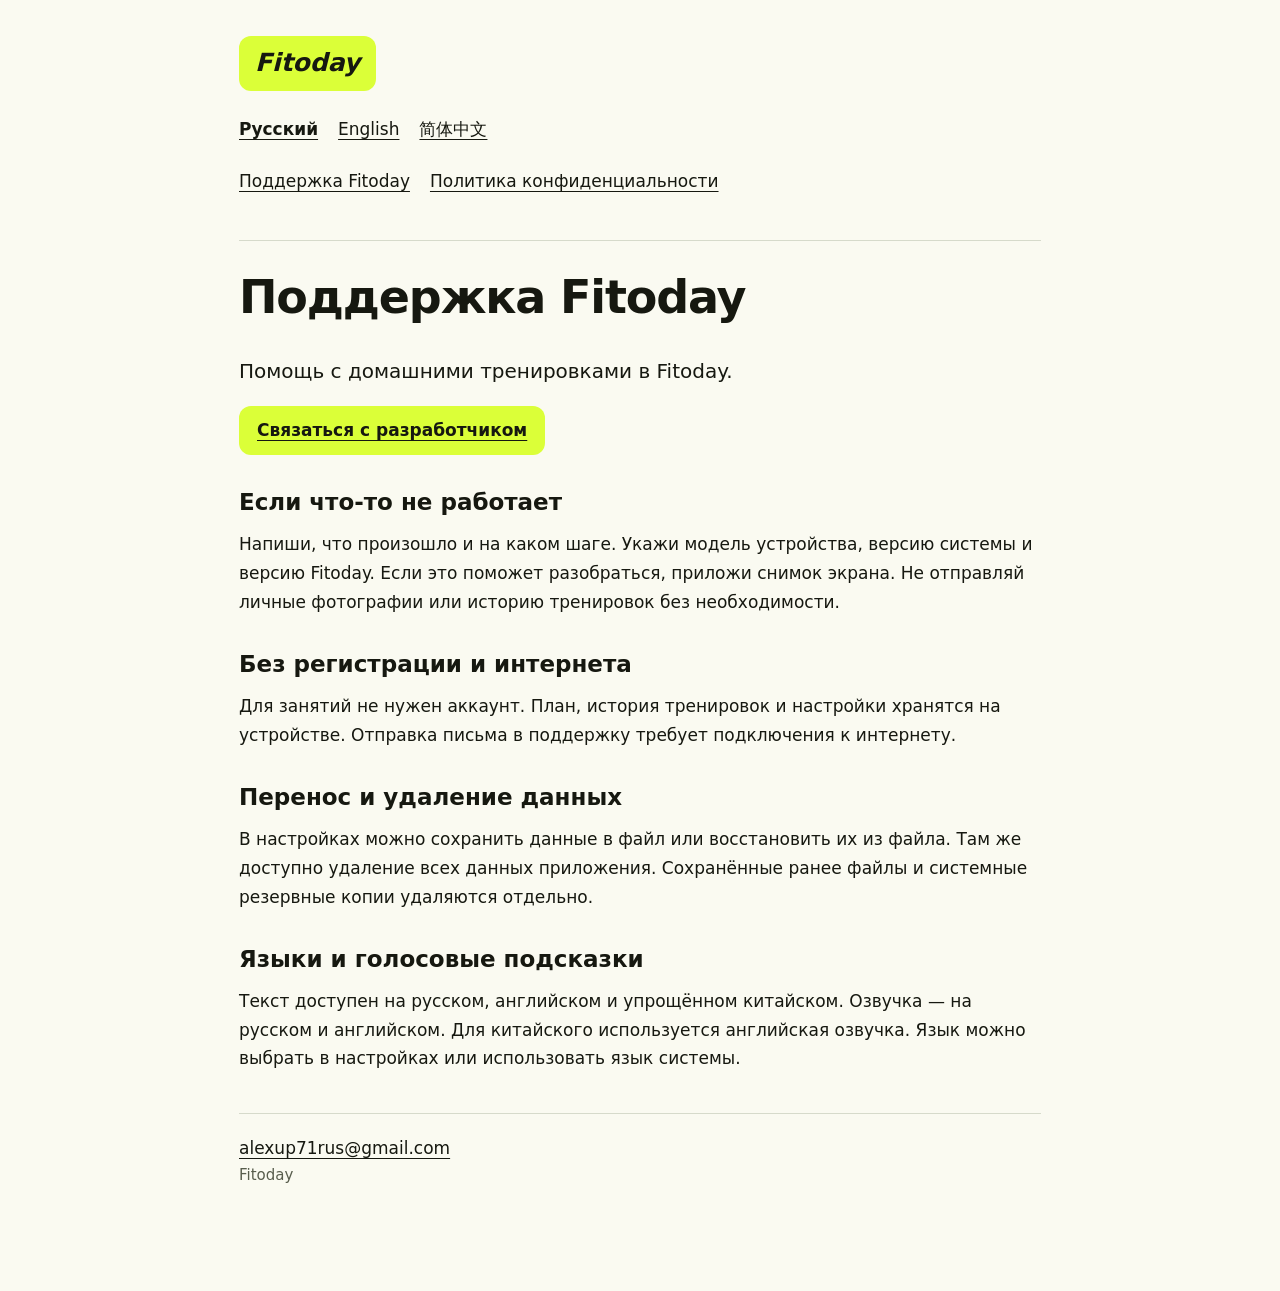
<file: index.html>
<!doctype html><html lang="ru"><head><meta charset="utf-8"><meta name="viewport" content="width=device-width,initial-scale=1"><title>Поддержка Fitoday</title><link rel="stylesheet" href="style.css"><script src="language.js?v=2"></script></head><body><main><header><a class="brand" href="support-ru.html">Fitoday</a><nav class="languages" aria-label="Language"><a href="support-ru.html?lang=ru" aria-current="page">Русский</a><a href="support-en.html?lang=en">English</a><a href="support-zh.html?lang=zh">简体中文</a></nav><nav><a href="support-ru.html">Поддержка Fitoday</a><a href="privacy-ru.html">Политика конфиденциальности</a></nav></header><h1>Поддержка Fitoday</h1><p class="lead">Помощь с домашними тренировками в Fitoday.</p><p><a class="contact" href="mailto:alexup71rus@gmail.com">Связаться с разработчиком</a></p><section><h2>Если что-то не работает</h2><p>Напиши, что произошло и на каком шаге. Укажи модель устройства, версию системы и версию Fitoday. Если это поможет разобраться, приложи снимок экрана. Не отправляй личные фотографии или историю тренировок без необходимости.</p></section><section><h2>Без регистрации и интернета</h2><p>Для занятий не нужен аккаунт. План, история тренировок и настройки хранятся на устройстве. Отправка письма в поддержку требует подключения к интернету.</p></section><section><h2>Перенос и удаление данных</h2><p>В настройках можно сохранить данные в файл или восстановить их из файла. Там же доступно удаление всех данных приложения. Сохранённые ранее файлы и системные резервные копии удаляются отдельно.</p></section><section><h2>Языки и голосовые подсказки</h2><p>Текст доступен на русском, английском и упрощённом китайском. Озвучка — на русском и английском. Для китайского используется английская озвучка. Язык можно выбрать в настройках или использовать язык системы.</p></section><footer><a href="mailto:alexup71rus@gmail.com">alexup71rus@gmail.com</a><p class="meta">Fitoday</p></footer></main></body></html>
</file>
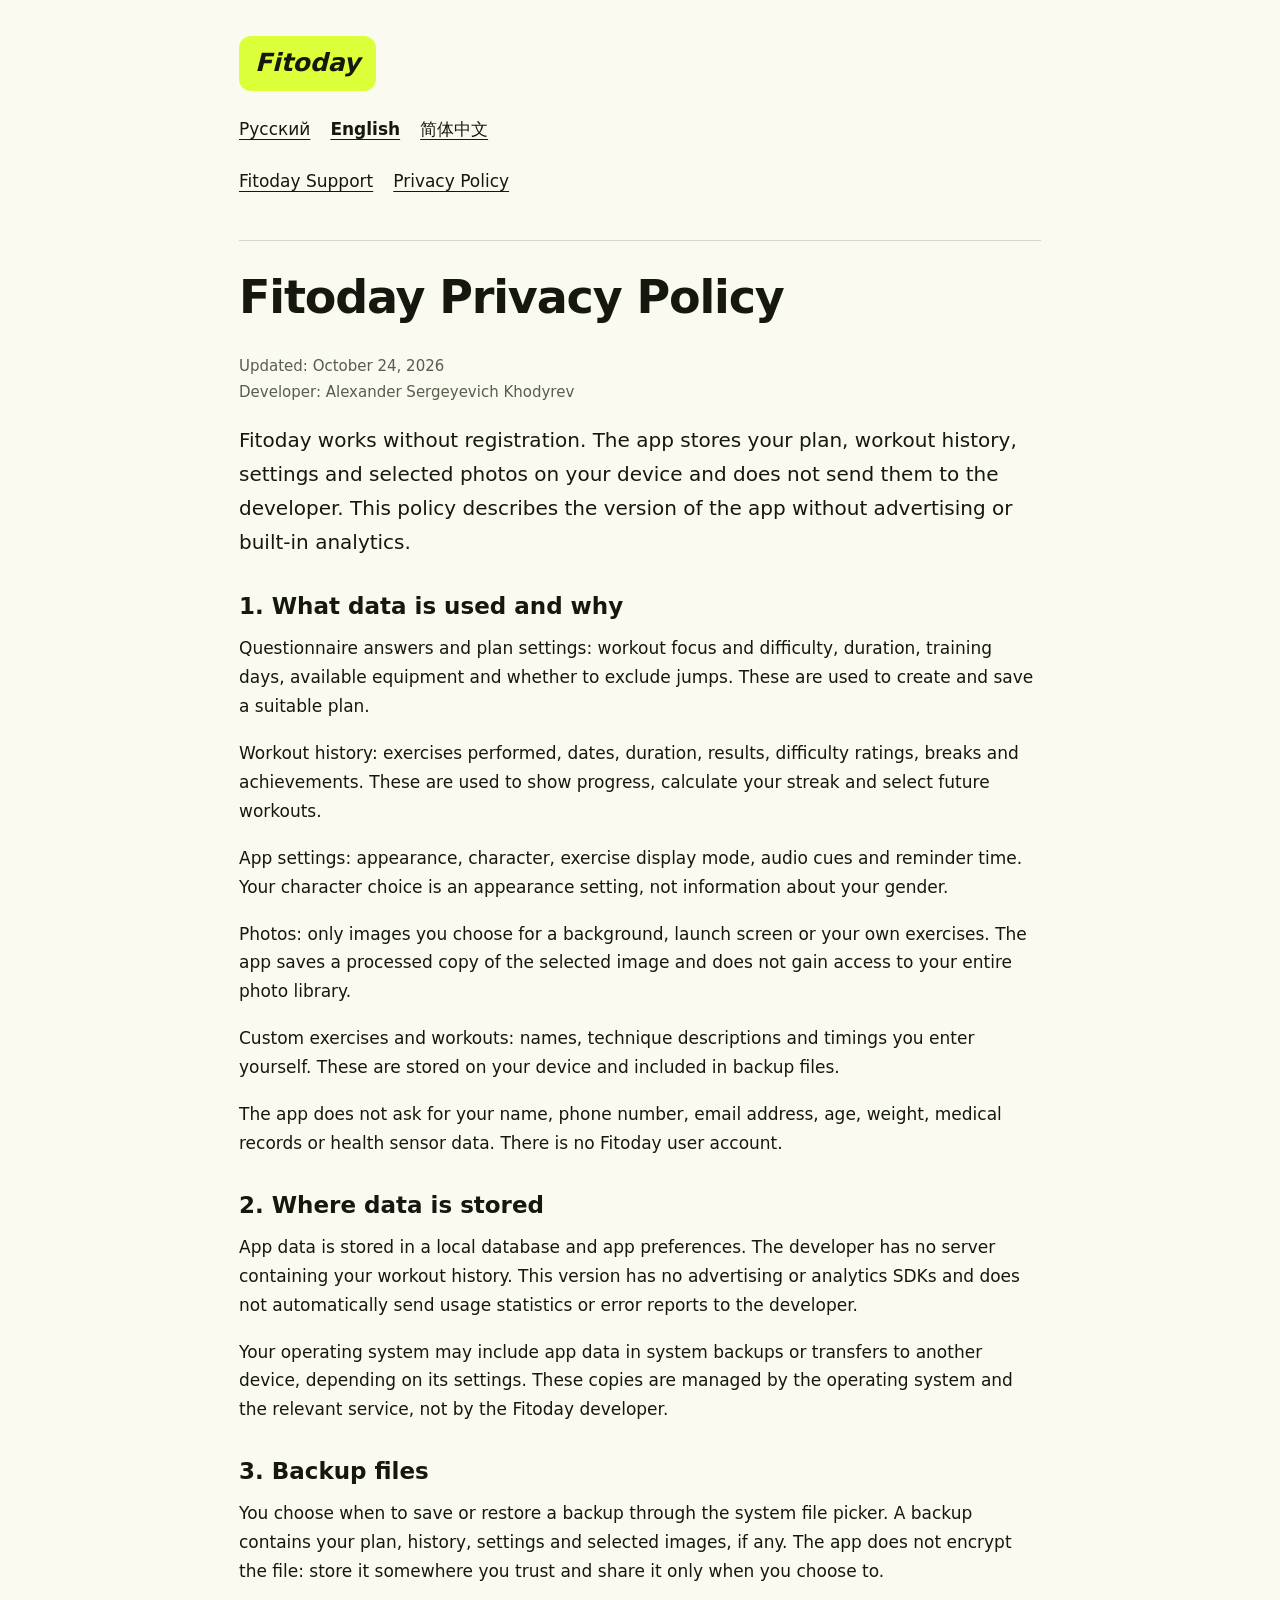
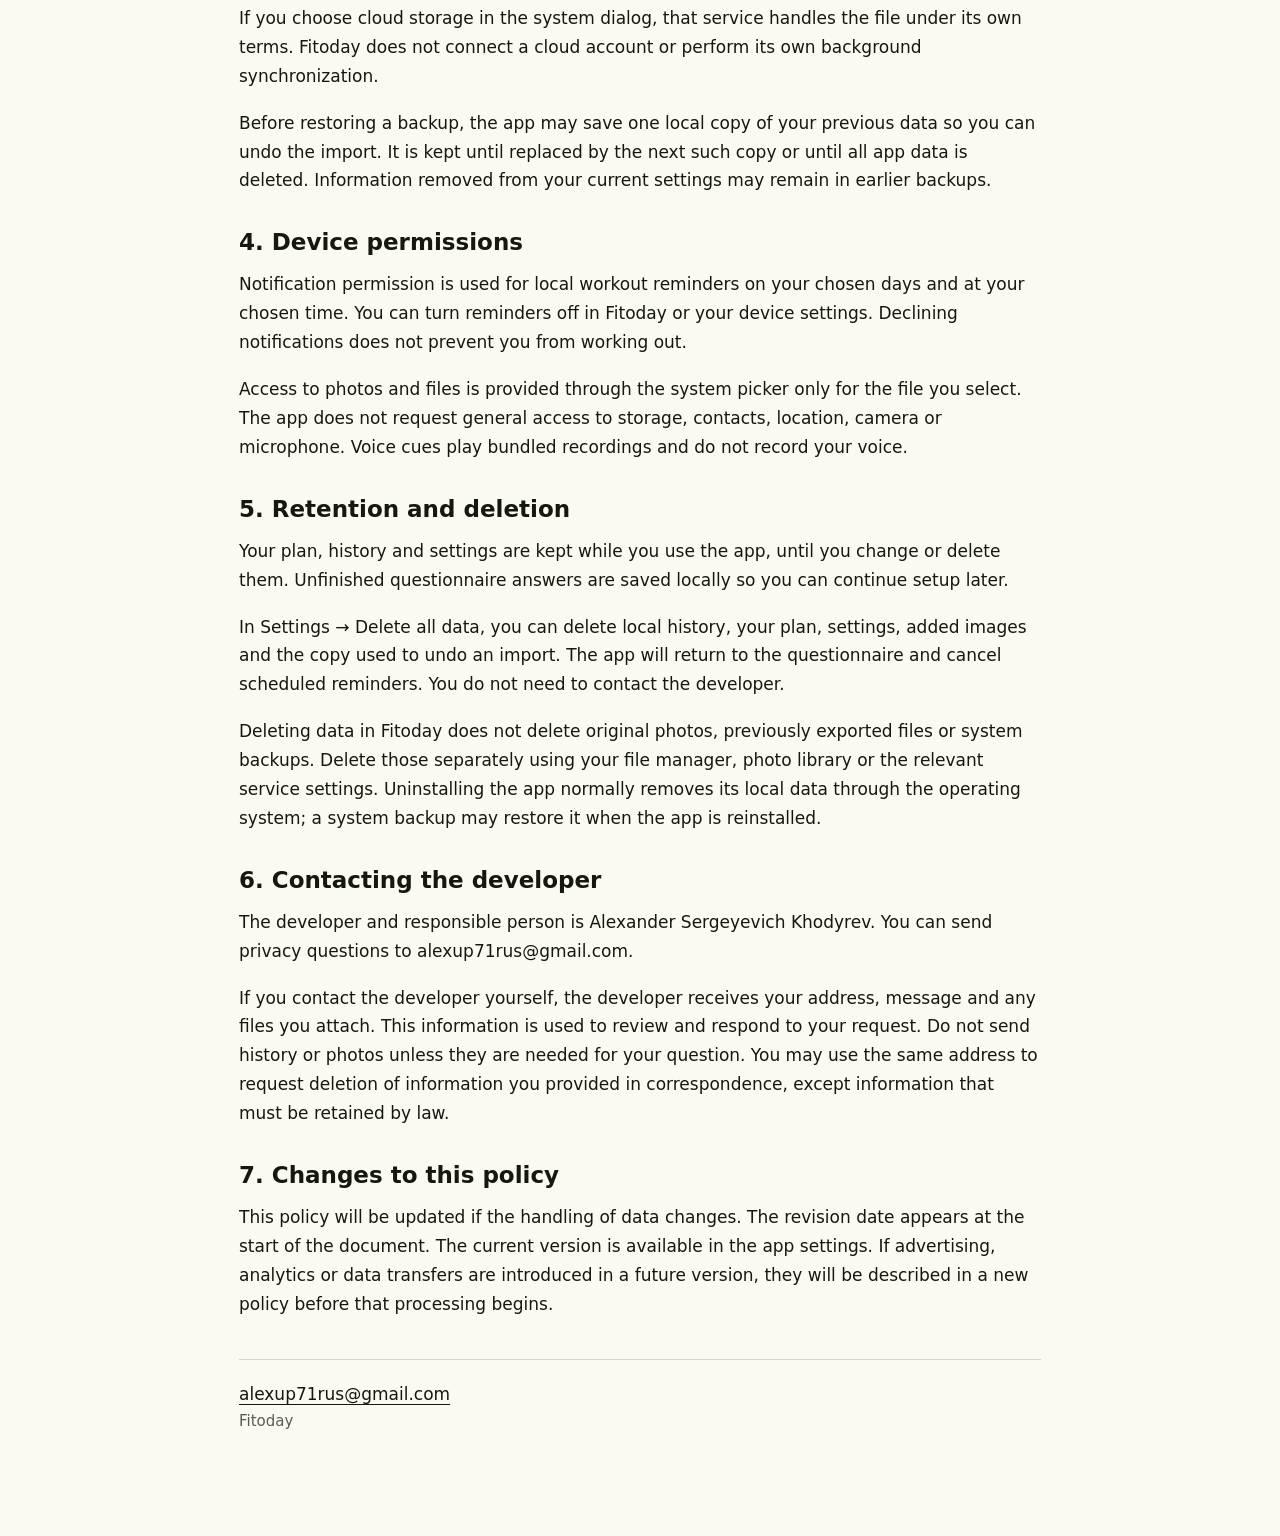
<file: privacy-en.html>
<!doctype html><html lang="en"><head><meta charset="utf-8"><meta name="viewport" content="width=device-width,initial-scale=1"><title>Fitoday Privacy Policy</title><link rel="stylesheet" href="style.css"><script src="language.js?v=2"></script></head><body><main><header><a class="brand" href="support-en.html">Fitoday</a><nav class="languages" aria-label="Language"><a href="privacy-ru.html?lang=ru">Русский</a><a href="privacy-en.html?lang=en" aria-current="page">English</a><a href="privacy-zh.html?lang=zh">简体中文</a></nav><nav><a href="support-en.html">Fitoday Support</a><a href="privacy-en.html">Privacy Policy</a></nav></header><h1>Fitoday Privacy Policy</h1><p class="meta">Updated: October 24, 2026<br>Developer: Alexander Sergeyevich Khodyrev</p><p class="lead">Fitoday works without registration. The app stores your plan, workout history, settings and selected photos on your device and does not send them to the developer. This policy describes the version of the app without advertising or built-in analytics.</p><section><h2>1. What data is used and why</h2><p>Questionnaire answers and plan settings: workout focus and difficulty, duration, training days, available equipment and whether to exclude jumps. These are used to create and save a suitable plan.</p><p>Workout history: exercises performed, dates, duration, results, difficulty ratings, breaks and achievements. These are used to show progress, calculate your streak and select future workouts.</p><p>App settings: appearance, character, exercise display mode, audio cues and reminder time. Your character choice is an appearance setting, not information about your gender.</p><p>Photos: only images you choose for a background, launch screen or your own exercises. The app saves a processed copy of the selected image and does not gain access to your entire photo library.</p><p>Custom exercises and workouts: names, technique descriptions and timings you enter yourself. These are stored on your device and included in backup files.</p><p>The app does not ask for your name, phone number, email address, age, weight, medical records or health sensor data. There is no Fitoday user account.</p></section><section><h2>2. Where data is stored</h2><p>App data is stored in a local database and app preferences. The developer has no server containing your workout history. This version has no advertising or analytics SDKs and does not automatically send usage statistics or error reports to the developer.</p><p>Your operating system may include app data in system backups or transfers to another device, depending on its settings. These copies are managed by the operating system and the relevant service, not by the Fitoday developer.</p></section><section><h2>3. Backup files</h2><p>You choose when to save or restore a backup through the system file picker. A backup contains your plan, history, settings and selected images, if any. The app does not encrypt the file: store it somewhere you trust and share it only when you choose to.</p><p>If you choose cloud storage in the system dialog, that service handles the file under its own terms. Fitoday does not connect a cloud account or perform its own background synchronization.</p><p>Before restoring a backup, the app may save one local copy of your previous data so you can undo the import. It is kept until replaced by the next such copy or until all app data is deleted. Information removed from your current settings may remain in earlier backups.</p></section><section><h2>4. Device permissions</h2><p>Notification permission is used for local workout reminders on your chosen days and at your chosen time. You can turn reminders off in Fitoday or your device settings. Declining notifications does not prevent you from working out.</p><p>Access to photos and files is provided through the system picker only for the file you select. The app does not request general access to storage, contacts, location, camera or microphone. Voice cues play bundled recordings and do not record your voice.</p></section><section><h2>5. Retention and deletion</h2><p>Your plan, history and settings are kept while you use the app, until you change or delete them. Unfinished questionnaire answers are saved locally so you can continue setup later.</p><p>In Settings → Delete all data, you can delete local history, your plan, settings, added images and the copy used to undo an import. The app will return to the questionnaire and cancel scheduled reminders. You do not need to contact the developer.</p><p>Deleting data in Fitoday does not delete original photos, previously exported files or system backups. Delete those separately using your file manager, photo library or the relevant service settings. Uninstalling the app normally removes its local data through the operating system; a system backup may restore it when the app is reinstalled.</p></section><section><h2>6. Contacting the developer</h2><p>The developer and responsible person is Alexander Sergeyevich Khodyrev. You can send privacy questions to alexup71rus@gmail.com.</p><p>If you contact the developer yourself, the developer receives your address, message and any files you attach. This information is used to review and respond to your request. Do not send history or photos unless they are needed for your question. You may use the same address to request deletion of information you provided in correspondence, except information that must be retained by law.</p></section><section><h2>7. Changes to this policy</h2><p>This policy will be updated if the handling of data changes. The revision date appears at the start of the document. The current version is available in the app settings. If advertising, analytics or data transfers are introduced in a future version, they will be described in a new policy before that processing begins.</p></section><footer><a href="mailto:alexup71rus@gmail.com">alexup71rus@gmail.com</a><p class="meta">Fitoday</p></footer></main></body></html>
</file>
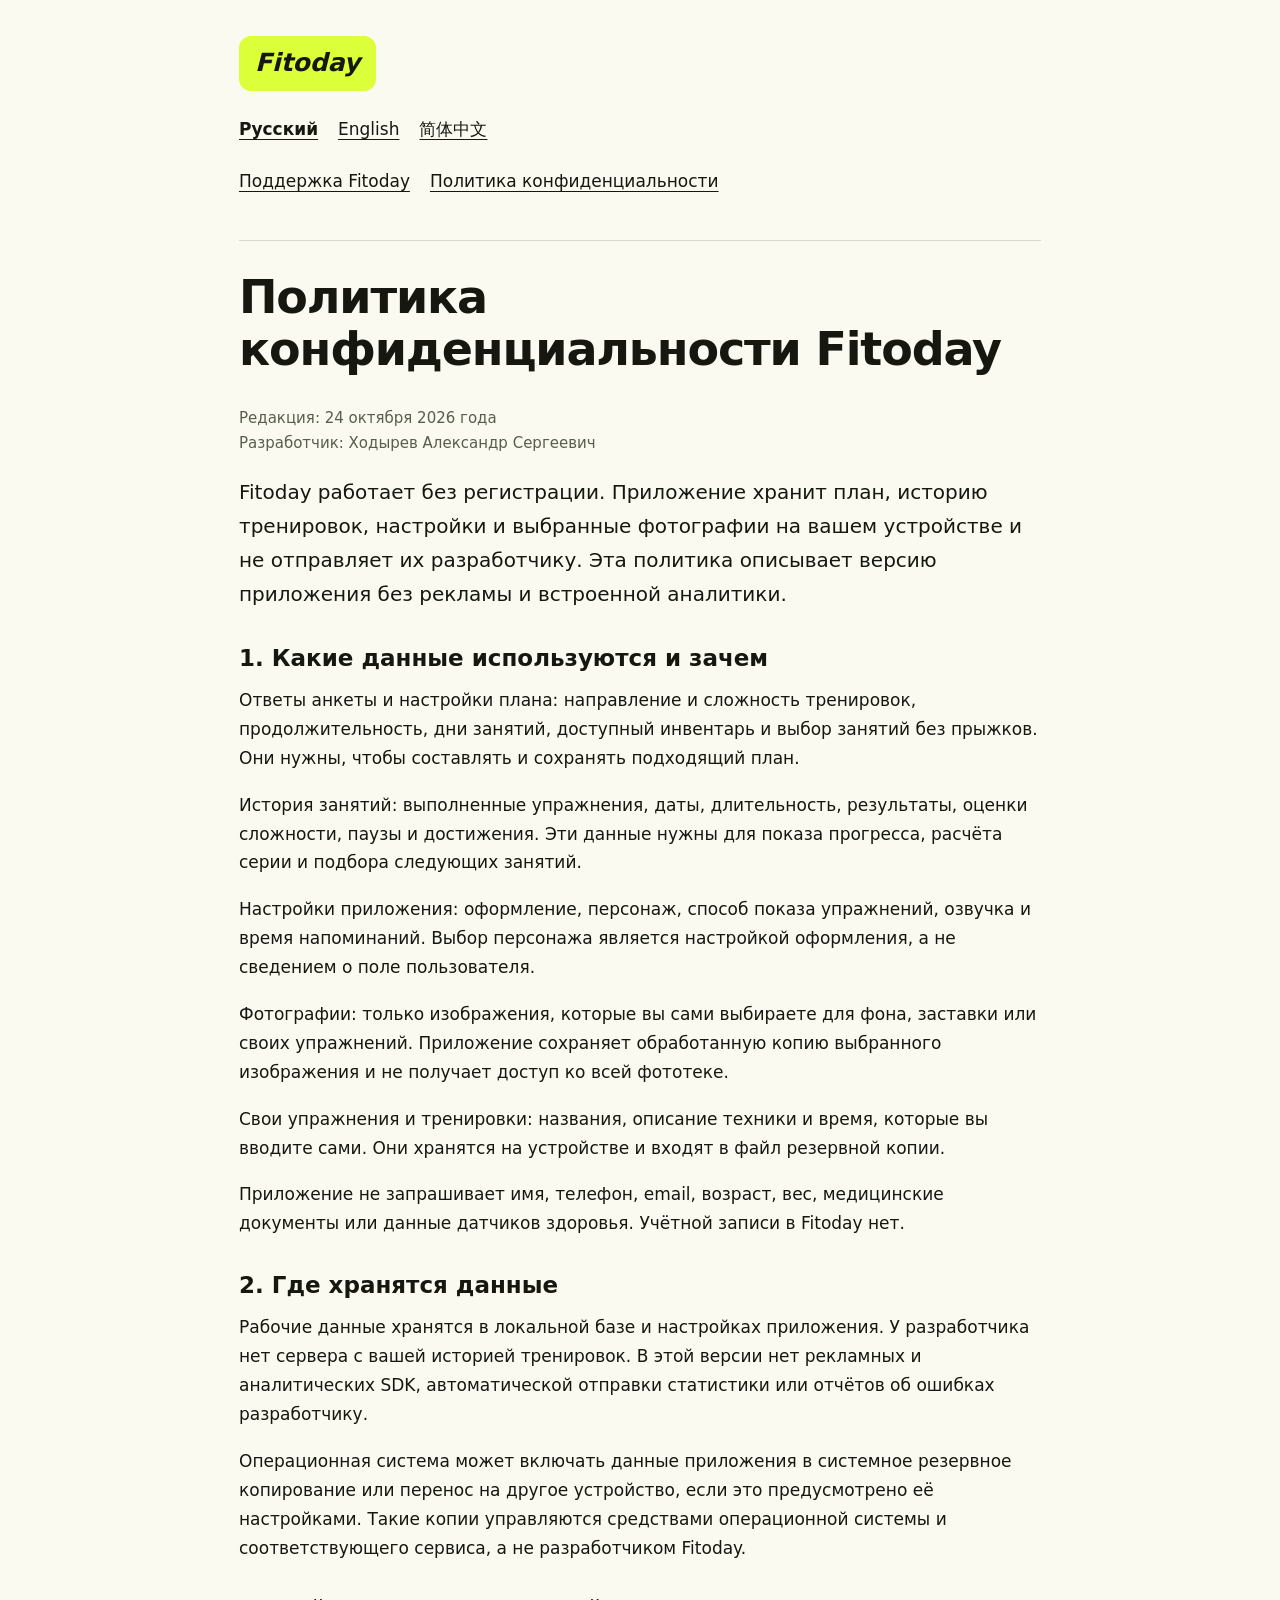
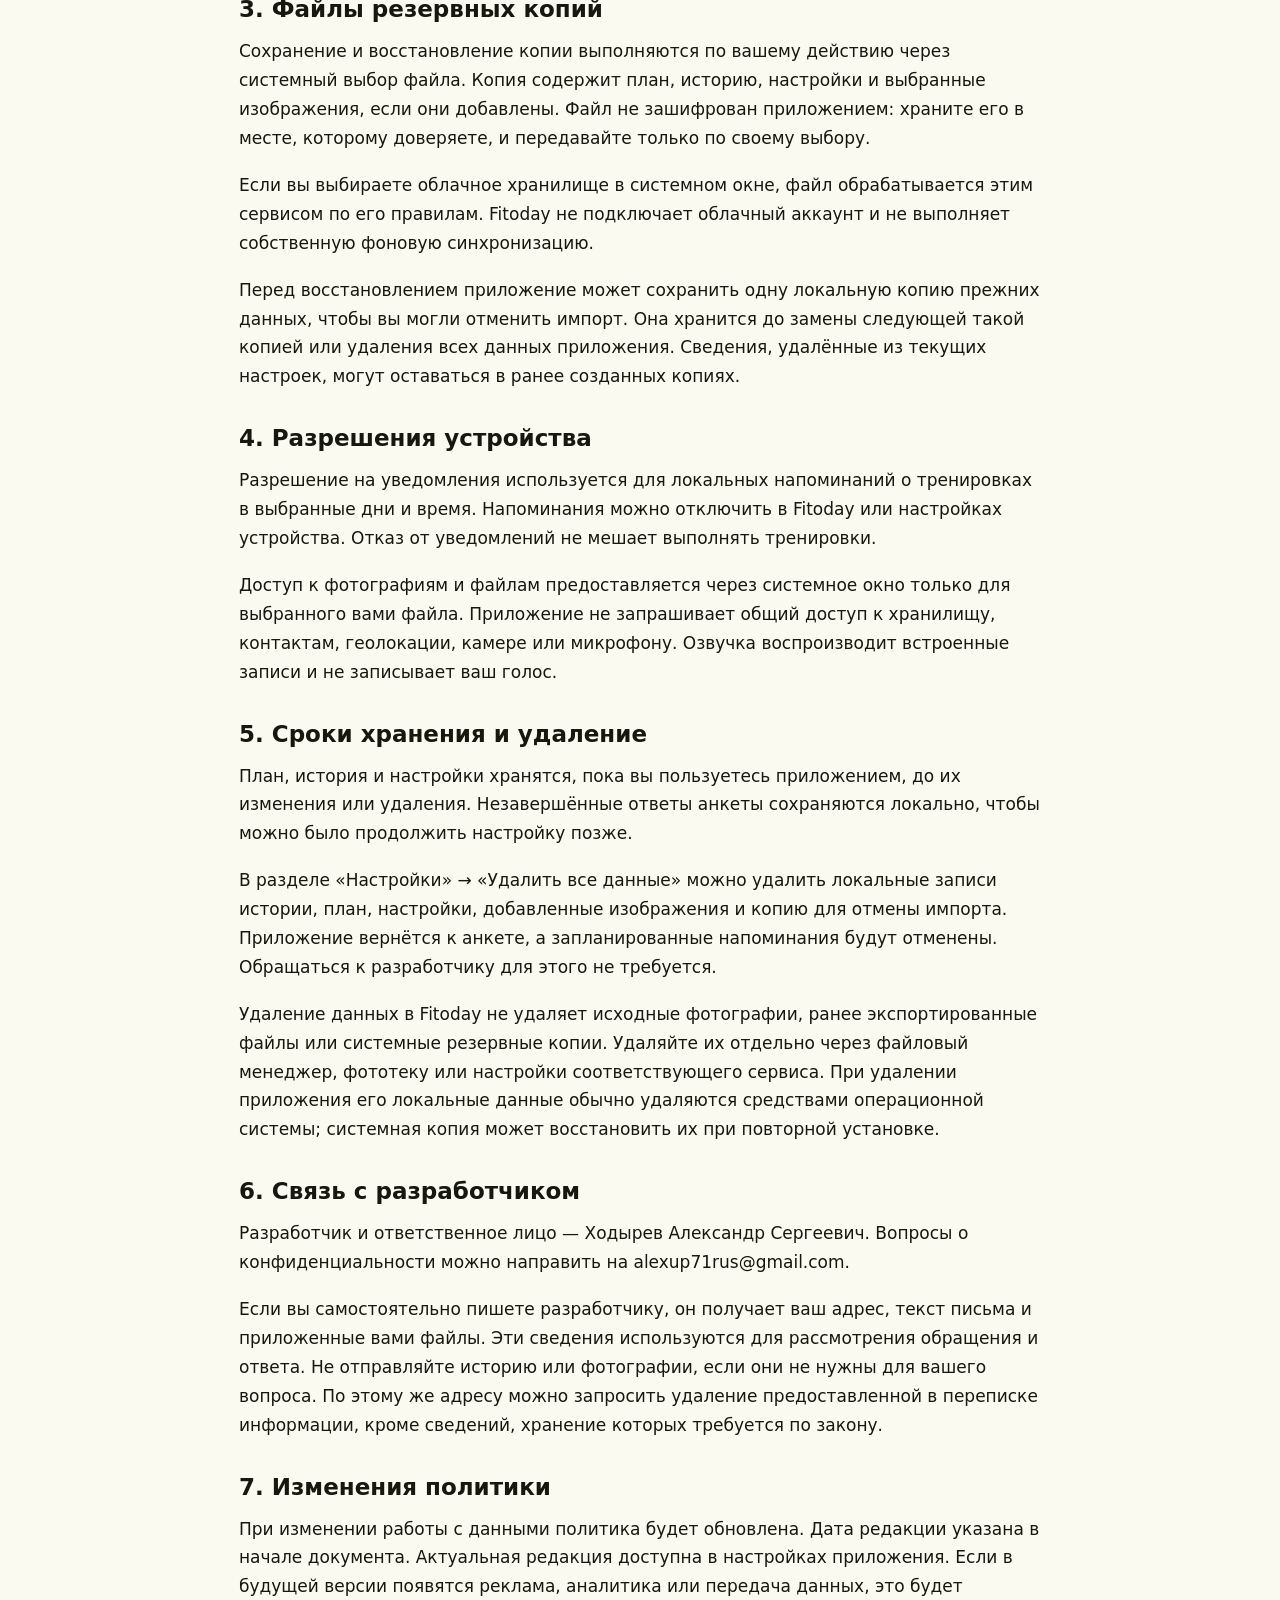
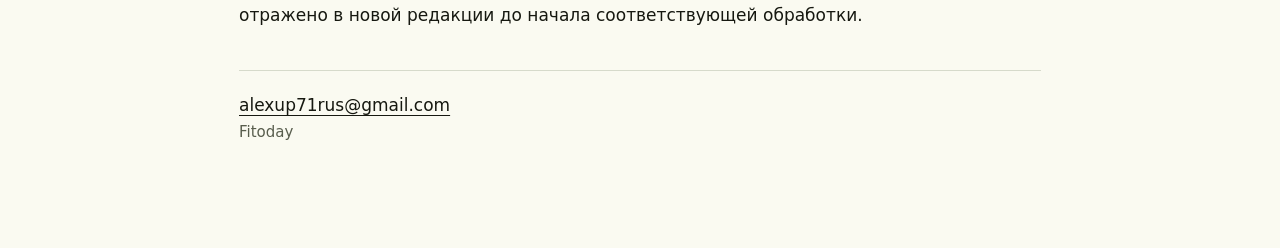
<file: privacy-ru.html>
<!doctype html><html lang="ru"><head><meta charset="utf-8"><meta name="viewport" content="width=device-width,initial-scale=1"><title>Политика конфиденциальности Fitoday</title><link rel="stylesheet" href="style.css"><script src="language.js?v=2"></script></head><body><main><header><a class="brand" href="support-ru.html">Fitoday</a><nav class="languages" aria-label="Language"><a href="privacy-ru.html?lang=ru" aria-current="page">Русский</a><a href="privacy-en.html?lang=en">English</a><a href="privacy-zh.html?lang=zh">简体中文</a></nav><nav><a href="support-ru.html">Поддержка Fitoday</a><a href="privacy-ru.html">Политика конфиденциальности</a></nav></header><h1>Политика конфиденциальности Fitoday</h1><p class="meta">Редакция: 24 октября 2026 года<br>Разработчик: Ходырев Александр Сергеевич</p><p class="lead">Fitoday работает без регистрации. Приложение хранит план, историю тренировок, настройки и выбранные фотографии на вашем устройстве и не отправляет их разработчику. Эта политика описывает версию приложения без рекламы и встроенной аналитики.</p><section><h2>1. Какие данные используются и зачем</h2><p>Ответы анкеты и настройки плана: направление и сложность тренировок, продолжительность, дни занятий, доступный инвентарь и выбор занятий без прыжков. Они нужны, чтобы составлять и сохранять подходящий план.</p><p>История занятий: выполненные упражнения, даты, длительность, результаты, оценки сложности, паузы и достижения. Эти данные нужны для показа прогресса, расчёта серии и подбора следующих занятий.</p><p>Настройки приложения: оформление, персонаж, способ показа упражнений, озвучка и время напоминаний. Выбор персонажа является настройкой оформления, а не сведением о поле пользователя.</p><p>Фотографии: только изображения, которые вы сами выбираете для фона, заставки или своих упражнений. Приложение сохраняет обработанную копию выбранного изображения и не получает доступ ко всей фототеке.</p><p>Свои упражнения и тренировки: названия, описание техники и время, которые вы вводите сами. Они хранятся на устройстве и входят в файл резервной копии.</p><p>Приложение не запрашивает имя, телефон, email, возраст, вес, медицинские документы или данные датчиков здоровья. Учётной записи в Fitoday нет.</p></section><section><h2>2. Где хранятся данные</h2><p>Рабочие данные хранятся в локальной базе и настройках приложения. У разработчика нет сервера с вашей историей тренировок. В этой версии нет рекламных и аналитических SDK, автоматической отправки статистики или отчётов об ошибках разработчику.</p><p>Операционная система может включать данные приложения в системное резервное копирование или перенос на другое устройство, если это предусмотрено её настройками. Такие копии управляются средствами операционной системы и соответствующего сервиса, а не разработчиком Fitoday.</p></section><section><h2>3. Файлы резервных копий</h2><p>Сохранение и восстановление копии выполняются по вашему действию через системный выбор файла. Копия содержит план, историю, настройки и выбранные изображения, если они добавлены. Файл не зашифрован приложением: храните его в месте, которому доверяете, и передавайте только по своему выбору.</p><p>Если вы выбираете облачное хранилище в системном окне, файл обрабатывается этим сервисом по его правилам. Fitoday не подключает облачный аккаунт и не выполняет собственную фоновую синхронизацию.</p><p>Перед восстановлением приложение может сохранить одну локальную копию прежних данных, чтобы вы могли отменить импорт. Она хранится до замены следующей такой копией или удаления всех данных приложения. Сведения, удалённые из текущих настроек, могут оставаться в ранее созданных копиях.</p></section><section><h2>4. Разрешения устройства</h2><p>Разрешение на уведомления используется для локальных напоминаний о тренировках в выбранные дни и время. Напоминания можно отключить в Fitoday или настройках устройства. Отказ от уведомлений не мешает выполнять тренировки.</p><p>Доступ к фотографиям и файлам предоставляется через системное окно только для выбранного вами файла. Приложение не запрашивает общий доступ к хранилищу, контактам, геолокации, камере или микрофону. Озвучка воспроизводит встроенные записи и не записывает ваш голос.</p></section><section><h2>5. Сроки хранения и удаление</h2><p>План, история и настройки хранятся, пока вы пользуетесь приложением, до их изменения или удаления. Незавершённые ответы анкеты сохраняются локально, чтобы можно было продолжить настройку позже.</p><p>В разделе «Настройки» → «Удалить все данные» можно удалить локальные записи истории, план, настройки, добавленные изображения и копию для отмены импорта. Приложение вернётся к анкете, а запланированные напоминания будут отменены. Обращаться к разработчику для этого не требуется.</p><p>Удаление данных в Fitoday не удаляет исходные фотографии, ранее экспортированные файлы или системные резервные копии. Удаляйте их отдельно через файловый менеджер, фототеку или настройки соответствующего сервиса. При удалении приложения его локальные данные обычно удаляются средствами операционной системы; системная копия может восстановить их при повторной установке.</p></section><section><h2>6. Связь с разработчиком</h2><p>Разработчик и ответственное лицо — Ходырев Александр Сергеевич. Вопросы о конфиденциальности можно направить на alexup71rus@gmail.com.</p><p>Если вы самостоятельно пишете разработчику, он получает ваш адрес, текст письма и приложенные вами файлы. Эти сведения используются для рассмотрения обращения и ответа. Не отправляйте историю или фотографии, если они не нужны для вашего вопроса. По этому же адресу можно запросить удаление предоставленной в переписке информации, кроме сведений, хранение которых требуется по закону.</p></section><section><h2>7. Изменения политики</h2><p>При изменении работы с данными политика будет обновлена. Дата редакции указана в начале документа. Актуальная редакция доступна в настройках приложения. Если в будущей версии появятся реклама, аналитика или передача данных, это будет отражено в новой редакции до начала соответствующей обработки.</p></section><footer><a href="mailto:alexup71rus@gmail.com">alexup71rus@gmail.com</a><p class="meta">Fitoday</p></footer></main></body></html>
</file>
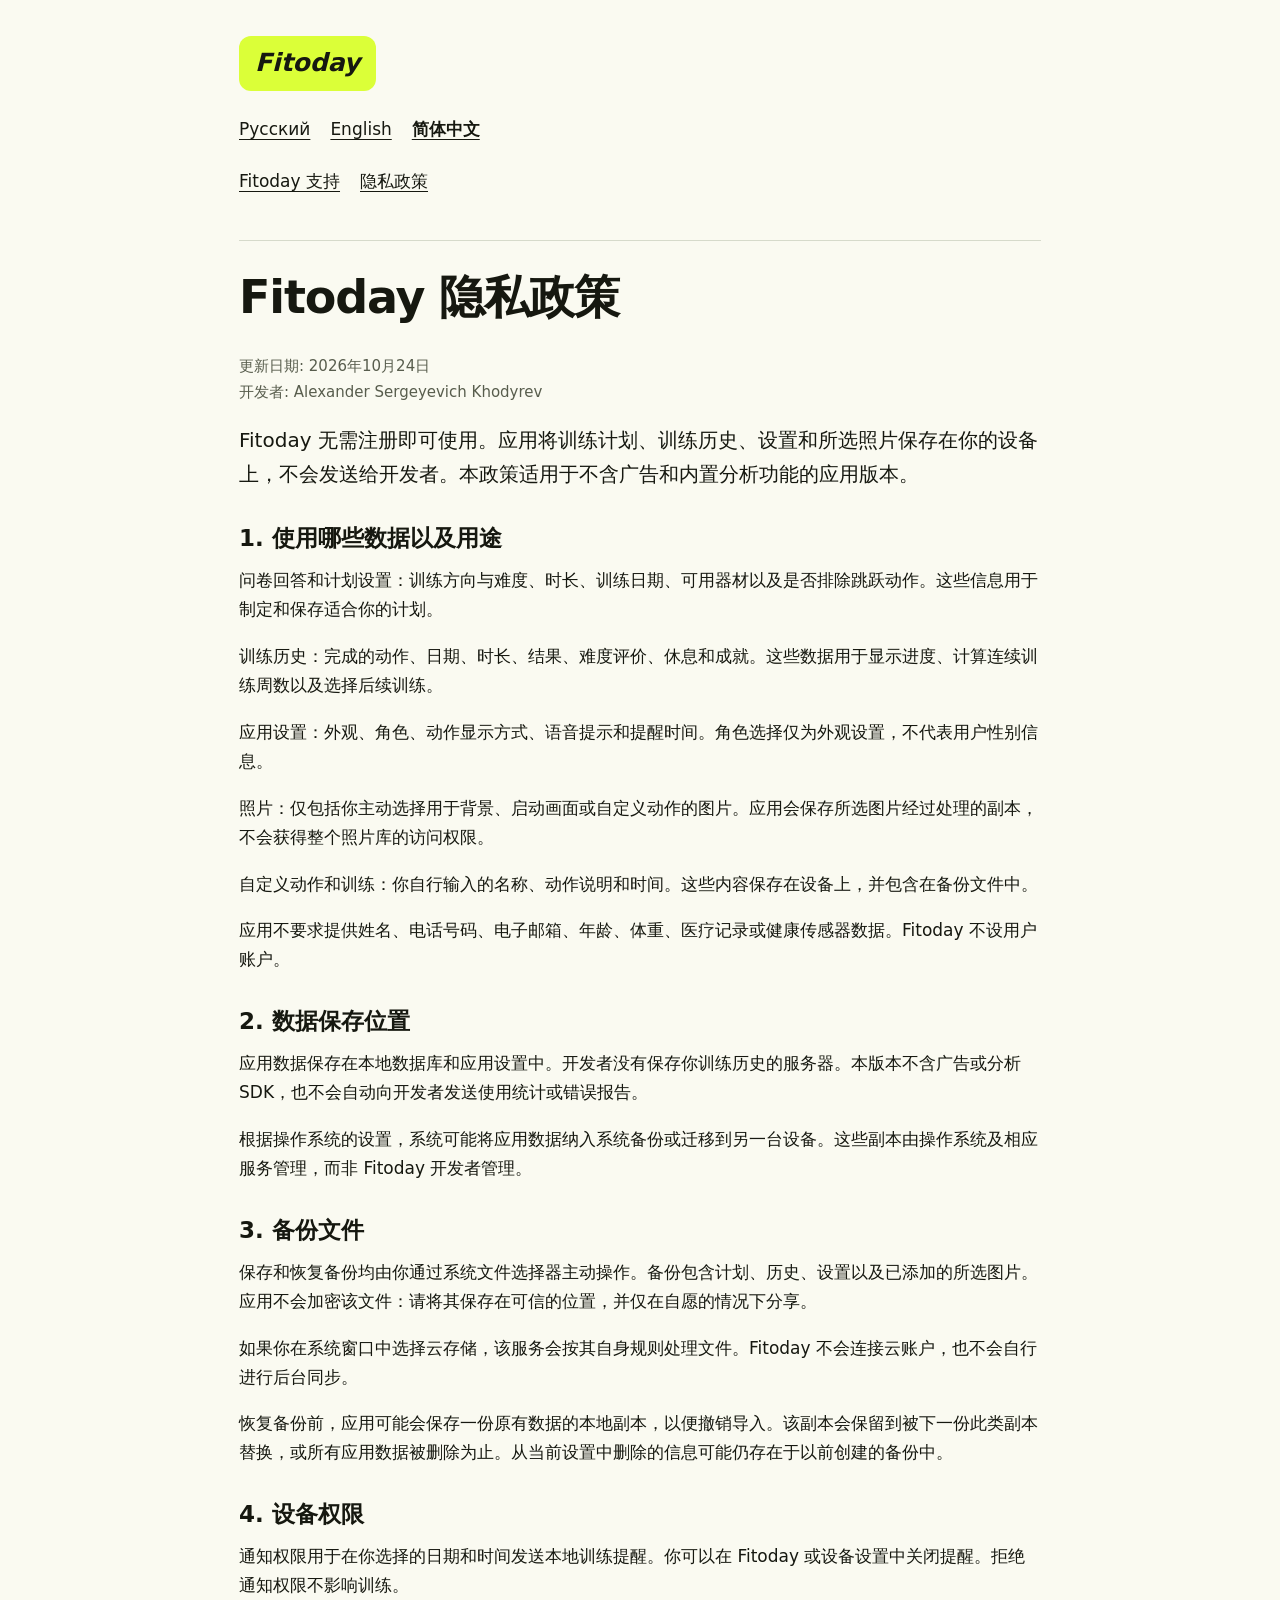
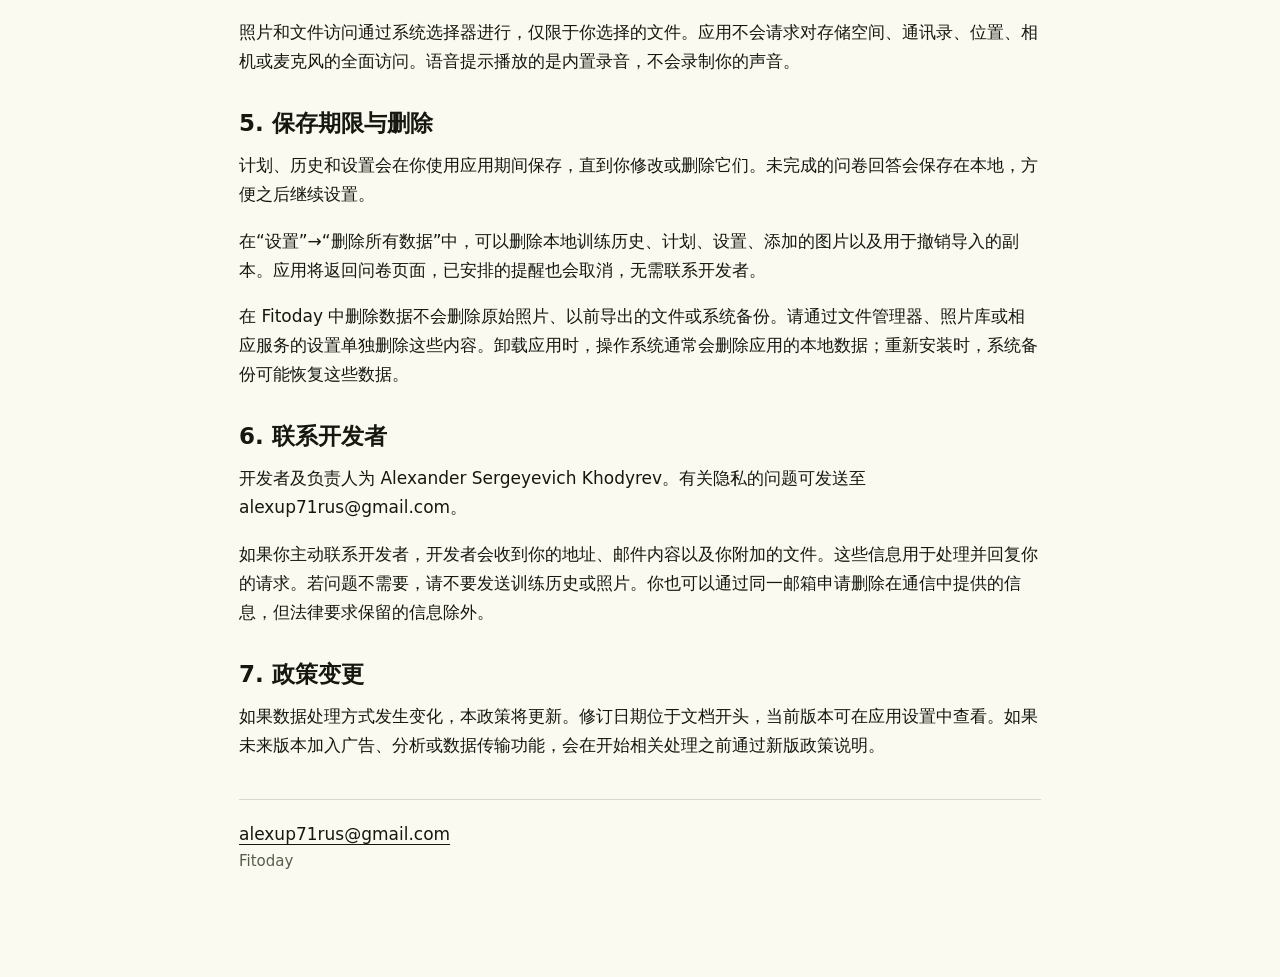
<file: privacy-zh.html>
<!doctype html><html lang="zh-Hans"><head><meta charset="utf-8"><meta name="viewport" content="width=device-width,initial-scale=1"><title>Fitoday 隐私政策</title><link rel="stylesheet" href="style.css"><script src="language.js?v=2"></script></head><body><main><header><a class="brand" href="support-zh.html">Fitoday</a><nav class="languages" aria-label="Language"><a href="privacy-ru.html?lang=ru">Русский</a><a href="privacy-en.html?lang=en">English</a><a href="privacy-zh.html?lang=zh" aria-current="page">简体中文</a></nav><nav><a href="support-zh.html">Fitoday 支持</a><a href="privacy-zh.html">隐私政策</a></nav></header><h1>Fitoday 隐私政策</h1><p class="meta">更新日期: 2026年10月24日<br>开发者: Alexander Sergeyevich Khodyrev</p><p class="lead">Fitoday 无需注册即可使用。应用将训练计划、训练历史、设置和所选照片保存在你的设备上，不会发送给开发者。本政策适用于不含广告和内置分析功能的应用版本。</p><section><h2>1. 使用哪些数据以及用途</h2><p>问卷回答和计划设置：训练方向与难度、时长、训练日期、可用器材以及是否排除跳跃动作。这些信息用于制定和保存适合你的计划。</p><p>训练历史：完成的动作、日期、时长、结果、难度评价、休息和成就。这些数据用于显示进度、计算连续训练周数以及选择后续训练。</p><p>应用设置：外观、角色、动作显示方式、语音提示和提醒时间。角色选择仅为外观设置，不代表用户性别信息。</p><p>照片：仅包括你主动选择用于背景、启动画面或自定义动作的图片。应用会保存所选图片经过处理的副本，不会获得整个照片库的访问权限。</p><p>自定义动作和训练：你自行输入的名称、动作说明和时间。这些内容保存在设备上，并包含在备份文件中。</p><p>应用不要求提供姓名、电话号码、电子邮箱、年龄、体重、医疗记录或健康传感器数据。Fitoday 不设用户账户。</p></section><section><h2>2. 数据保存位置</h2><p>应用数据保存在本地数据库和应用设置中。开发者没有保存你训练历史的服务器。本版本不含广告或分析 SDK，也不会自动向开发者发送使用统计或错误报告。</p><p>根据操作系统的设置，系统可能将应用数据纳入系统备份或迁移到另一台设备。这些副本由操作系统及相应服务管理，而非 Fitoday 开发者管理。</p></section><section><h2>3. 备份文件</h2><p>保存和恢复备份均由你通过系统文件选择器主动操作。备份包含计划、历史、设置以及已添加的所选图片。应用不会加密该文件：请将其保存在可信的位置，并仅在自愿的情况下分享。</p><p>如果你在系统窗口中选择云存储，该服务会按其自身规则处理文件。Fitoday 不会连接云账户，也不会自行进行后台同步。</p><p>恢复备份前，应用可能会保存一份原有数据的本地副本，以便撤销导入。该副本会保留到被下一份此类副本替换，或所有应用数据被删除为止。从当前设置中删除的信息可能仍存在于以前创建的备份中。</p></section><section><h2>4. 设备权限</h2><p>通知权限用于在你选择的日期和时间发送本地训练提醒。你可以在 Fitoday 或设备设置中关闭提醒。拒绝通知权限不影响训练。</p><p>照片和文件访问通过系统选择器进行，仅限于你选择的文件。应用不会请求对存储空间、通讯录、位置、相机或麦克风的全面访问。语音提示播放的是内置录音，不会录制你的声音。</p></section><section><h2>5. 保存期限与删除</h2><p>计划、历史和设置会在你使用应用期间保存，直到你修改或删除它们。未完成的问卷回答会保存在本地，方便之后继续设置。</p><p>在“设置”→“删除所有数据”中，可以删除本地训练历史、计划、设置、添加的图片以及用于撤销导入的副本。应用将返回问卷页面，已安排的提醒也会取消，无需联系开发者。</p><p>在 Fitoday 中删除数据不会删除原始照片、以前导出的文件或系统备份。请通过文件管理器、照片库或相应服务的设置单独删除这些内容。卸载应用时，操作系统通常会删除应用的本地数据；重新安装时，系统备份可能恢复这些数据。</p></section><section><h2>6. 联系开发者</h2><p>开发者及负责人为 Alexander Sergeyevich Khodyrev。有关隐私的问题可发送至 alexup71rus@gmail.com。</p><p>如果你主动联系开发者，开发者会收到你的地址、邮件内容以及你附加的文件。这些信息用于处理并回复你的请求。若问题不需要，请不要发送训练历史或照片。你也可以通过同一邮箱申请删除在通信中提供的信息，但法律要求保留的信息除外。</p></section><section><h2>7. 政策变更</h2><p>如果数据处理方式发生变化，本政策将更新。修订日期位于文档开头，当前版本可在应用设置中查看。如果未来版本加入广告、分析或数据传输功能，会在开始相关处理之前通过新版政策说明。</p></section><footer><a href="mailto:alexup71rus@gmail.com">alexup71rus@gmail.com</a><p class="meta">Fitoday</p></footer></main></body></html>
</file>
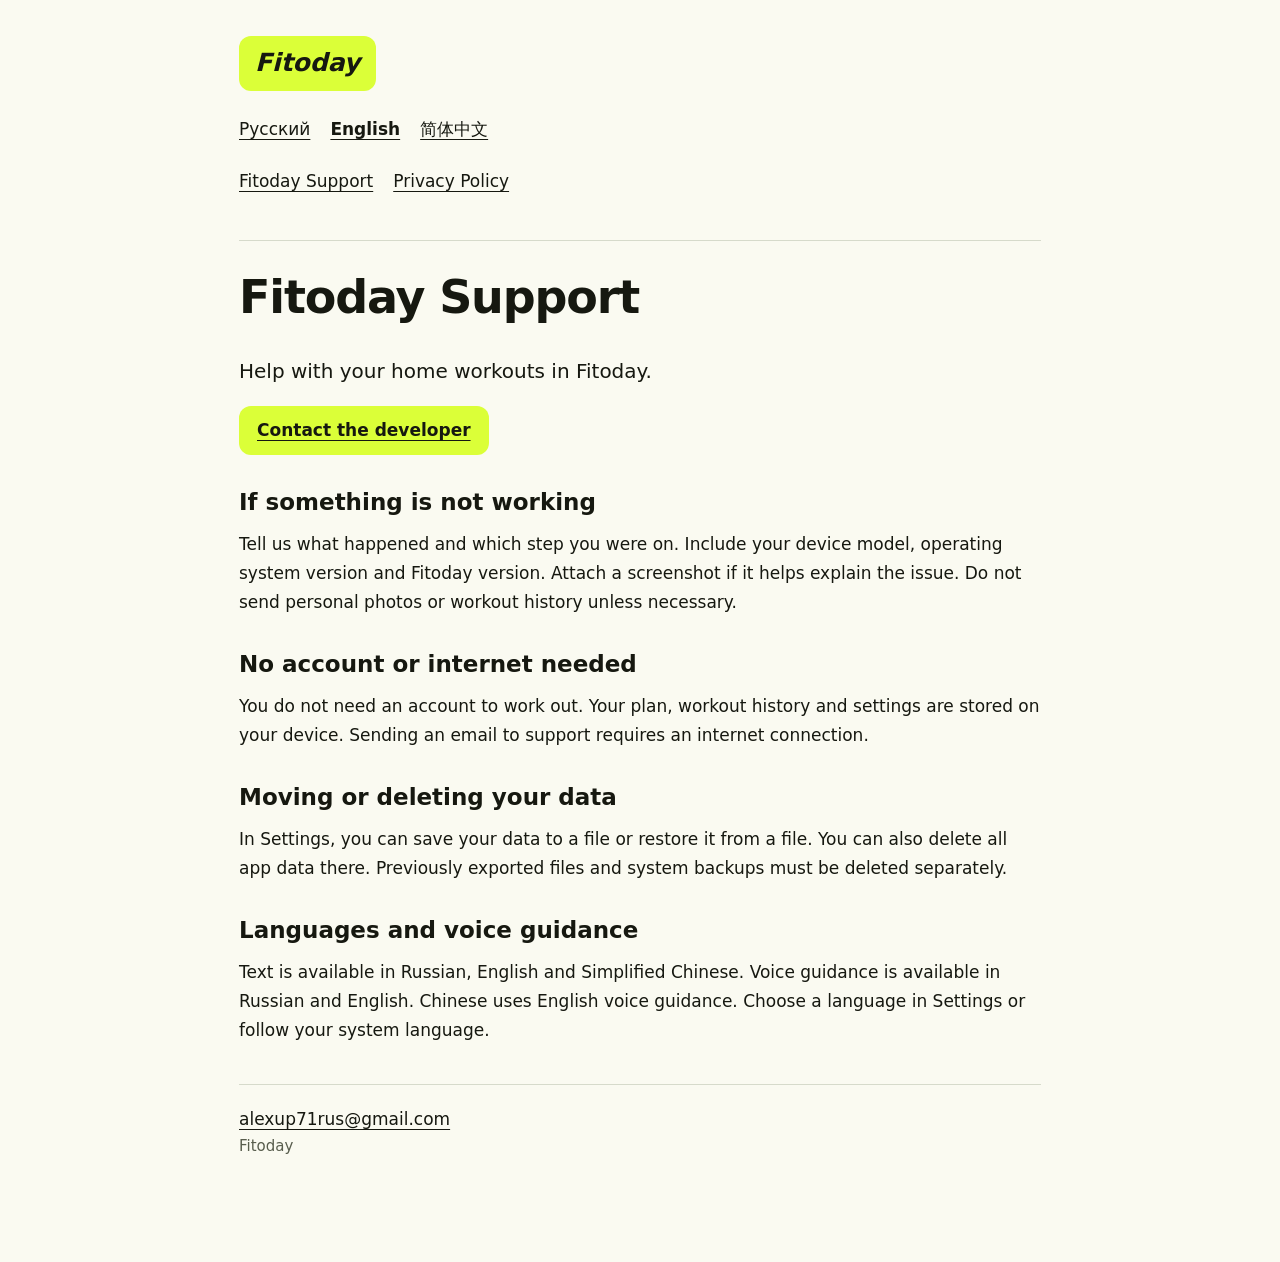
<file: support-en.html>
<!doctype html><html lang="en"><head><meta charset="utf-8"><meta name="viewport" content="width=device-width,initial-scale=1"><title>Fitoday Support</title><link rel="stylesheet" href="style.css"><script src="language.js?v=2"></script></head><body><main><header><a class="brand" href="support-en.html">Fitoday</a><nav class="languages" aria-label="Language"><a href="support-ru.html?lang=ru">Русский</a><a href="support-en.html?lang=en" aria-current="page">English</a><a href="support-zh.html?lang=zh">简体中文</a></nav><nav><a href="support-en.html">Fitoday Support</a><a href="privacy-en.html">Privacy Policy</a></nav></header><h1>Fitoday Support</h1><p class="lead">Help with your home workouts in Fitoday.</p><p><a class="contact" href="mailto:alexup71rus@gmail.com">Contact the developer</a></p><section><h2>If something is not working</h2><p>Tell us what happened and which step you were on. Include your device model, operating system version and Fitoday version. Attach a screenshot if it helps explain the issue. Do not send personal photos or workout history unless necessary.</p></section><section><h2>No account or internet needed</h2><p>You do not need an account to work out. Your plan, workout history and settings are stored on your device. Sending an email to support requires an internet connection.</p></section><section><h2>Moving or deleting your data</h2><p>In Settings, you can save your data to a file or restore it from a file. You can also delete all app data there. Previously exported files and system backups must be deleted separately.</p></section><section><h2>Languages and voice guidance</h2><p>Text is available in Russian, English and Simplified Chinese. Voice guidance is available in Russian and English. Chinese uses English voice guidance. Choose a language in Settings or follow your system language.</p></section><footer><a href="mailto:alexup71rus@gmail.com">alexup71rus@gmail.com</a><p class="meta">Fitoday</p></footer></main></body></html>
</file>
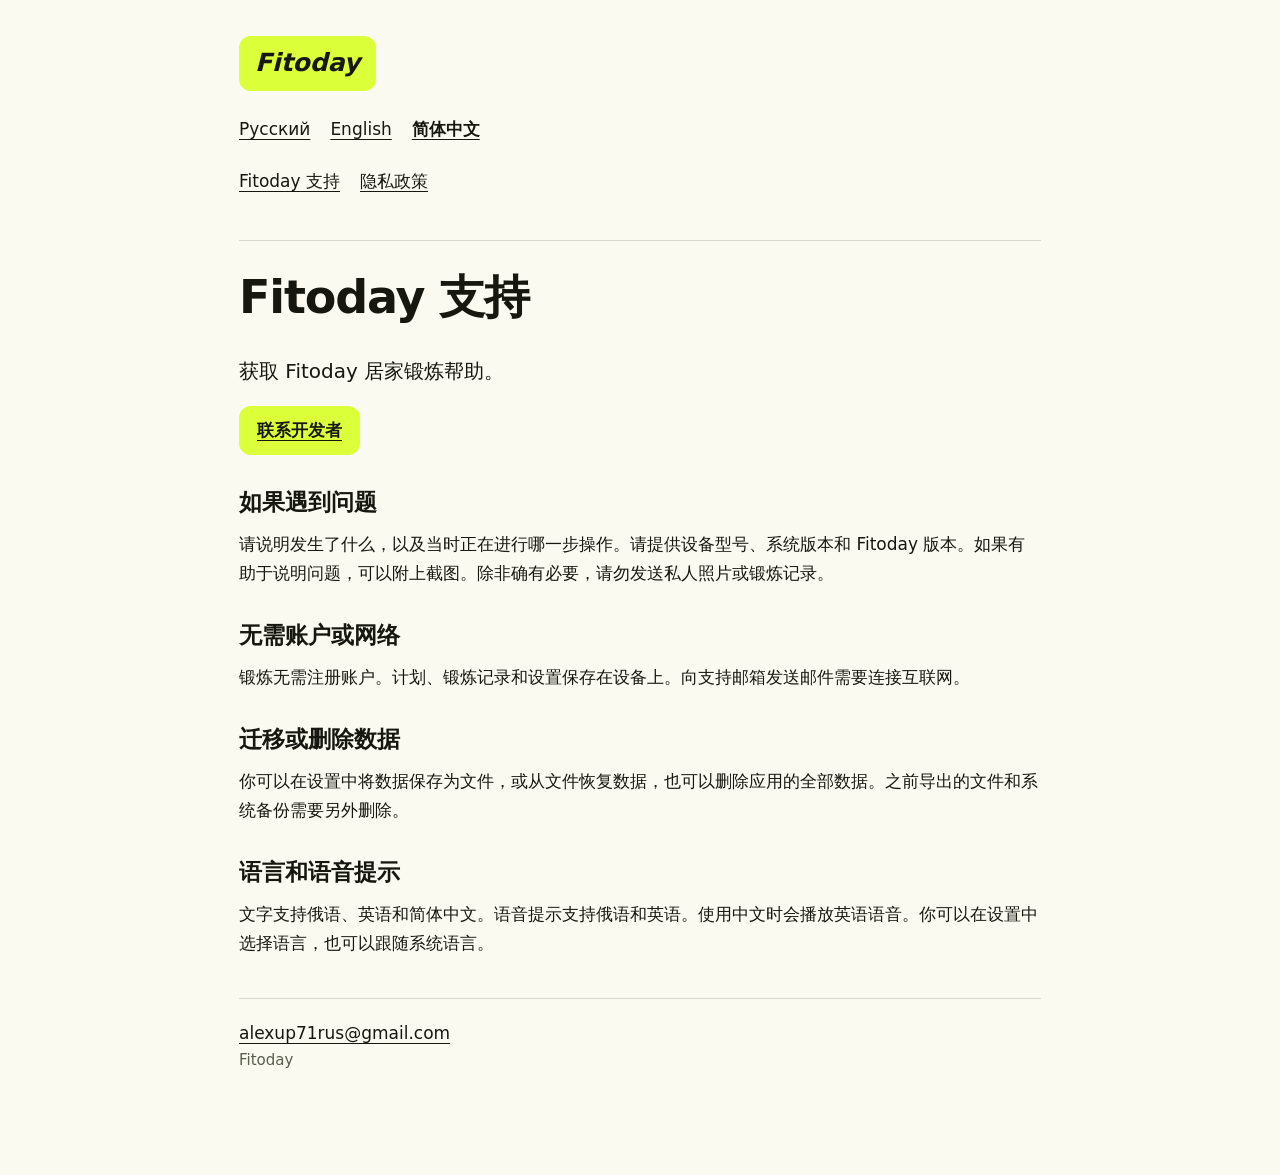
<file: support-zh.html>
<!doctype html><html lang="zh-Hans"><head><meta charset="utf-8"><meta name="viewport" content="width=device-width,initial-scale=1"><title>Fitoday 支持</title><link rel="stylesheet" href="style.css"><script src="language.js?v=2"></script></head><body><main><header><a class="brand" href="support-zh.html">Fitoday</a><nav class="languages" aria-label="Language"><a href="support-ru.html?lang=ru">Русский</a><a href="support-en.html?lang=en">English</a><a href="support-zh.html?lang=zh" aria-current="page">简体中文</a></nav><nav><a href="support-zh.html">Fitoday 支持</a><a href="privacy-zh.html">隐私政策</a></nav></header><h1>Fitoday 支持</h1><p class="lead">获取 Fitoday 居家锻炼帮助。</p><p><a class="contact" href="mailto:alexup71rus@gmail.com">联系开发者</a></p><section><h2>如果遇到问题</h2><p>请说明发生了什么，以及当时正在进行哪一步操作。请提供设备型号、系统版本和 Fitoday 版本。如果有助于说明问题，可以附上截图。除非确有必要，请勿发送私人照片或锻炼记录。</p></section><section><h2>无需账户或网络</h2><p>锻炼无需注册账户。计划、锻炼记录和设置保存在设备上。向支持邮箱发送邮件需要连接互联网。</p></section><section><h2>迁移或删除数据</h2><p>你可以在设置中将数据保存为文件，或从文件恢复数据，也可以删除应用的全部数据。之前导出的文件和系统备份需要另外删除。</p></section><section><h2>语言和语音提示</h2><p>文字支持俄语、英语和简体中文。语音提示支持俄语和英语。使用中文时会播放英语语音。你可以在设置中选择语言，也可以跟随系统语言。</p></section><footer><a href="mailto:alexup71rus@gmail.com">alexup71rus@gmail.com</a><p class="meta">Fitoday</p></footer></main></body></html>
</file>
<file: style.css>
*{box-sizing:border-box}body{margin:0;background:#fafaf1;color:#161810;font:17px/1.7 system-ui,-apple-system,sans-serif}main{max-width:850px;margin:auto;padding:36px 24px 64px}a{color:inherit;text-underline-offset:4px}nav{display:flex;gap:20px;flex-wrap:wrap;margin:24px 0}.brand{display:inline-block;background:#dbff38;border-radius:12px;padding:6px 16px;font-size:25px;font-weight:850;font-style:italic;text-decoration:none}h1{font-size:clamp(30px,6vw,46px);line-height:1.12;letter-spacing:-.025em}h2{font-size:23px;line-height:1.35;margin:32px 0 12px}p{margin:0 0 18px;overflow-wrap:anywhere}.meta{color:#585d4d;font-size:15px}header,footer{border-bottom:1px solid #d6dacb;padding-bottom:20px}footer{border-bottom:0;border-top:1px solid #d6dacb;margin-top:40px;padding-top:20px}.contact{display:inline-block;background:#dbff38;border-radius:12px;padding:10px 18px;font-weight:700}.lead{font-size:20px}.languages a[aria-current]{font-weight:800}a:focus-visible{outline:3px solid #6c8019;outline-offset:5px}@media(max-width:420px){main{padding:24px 20px 48px}body{font-size:16px}}
</file>
